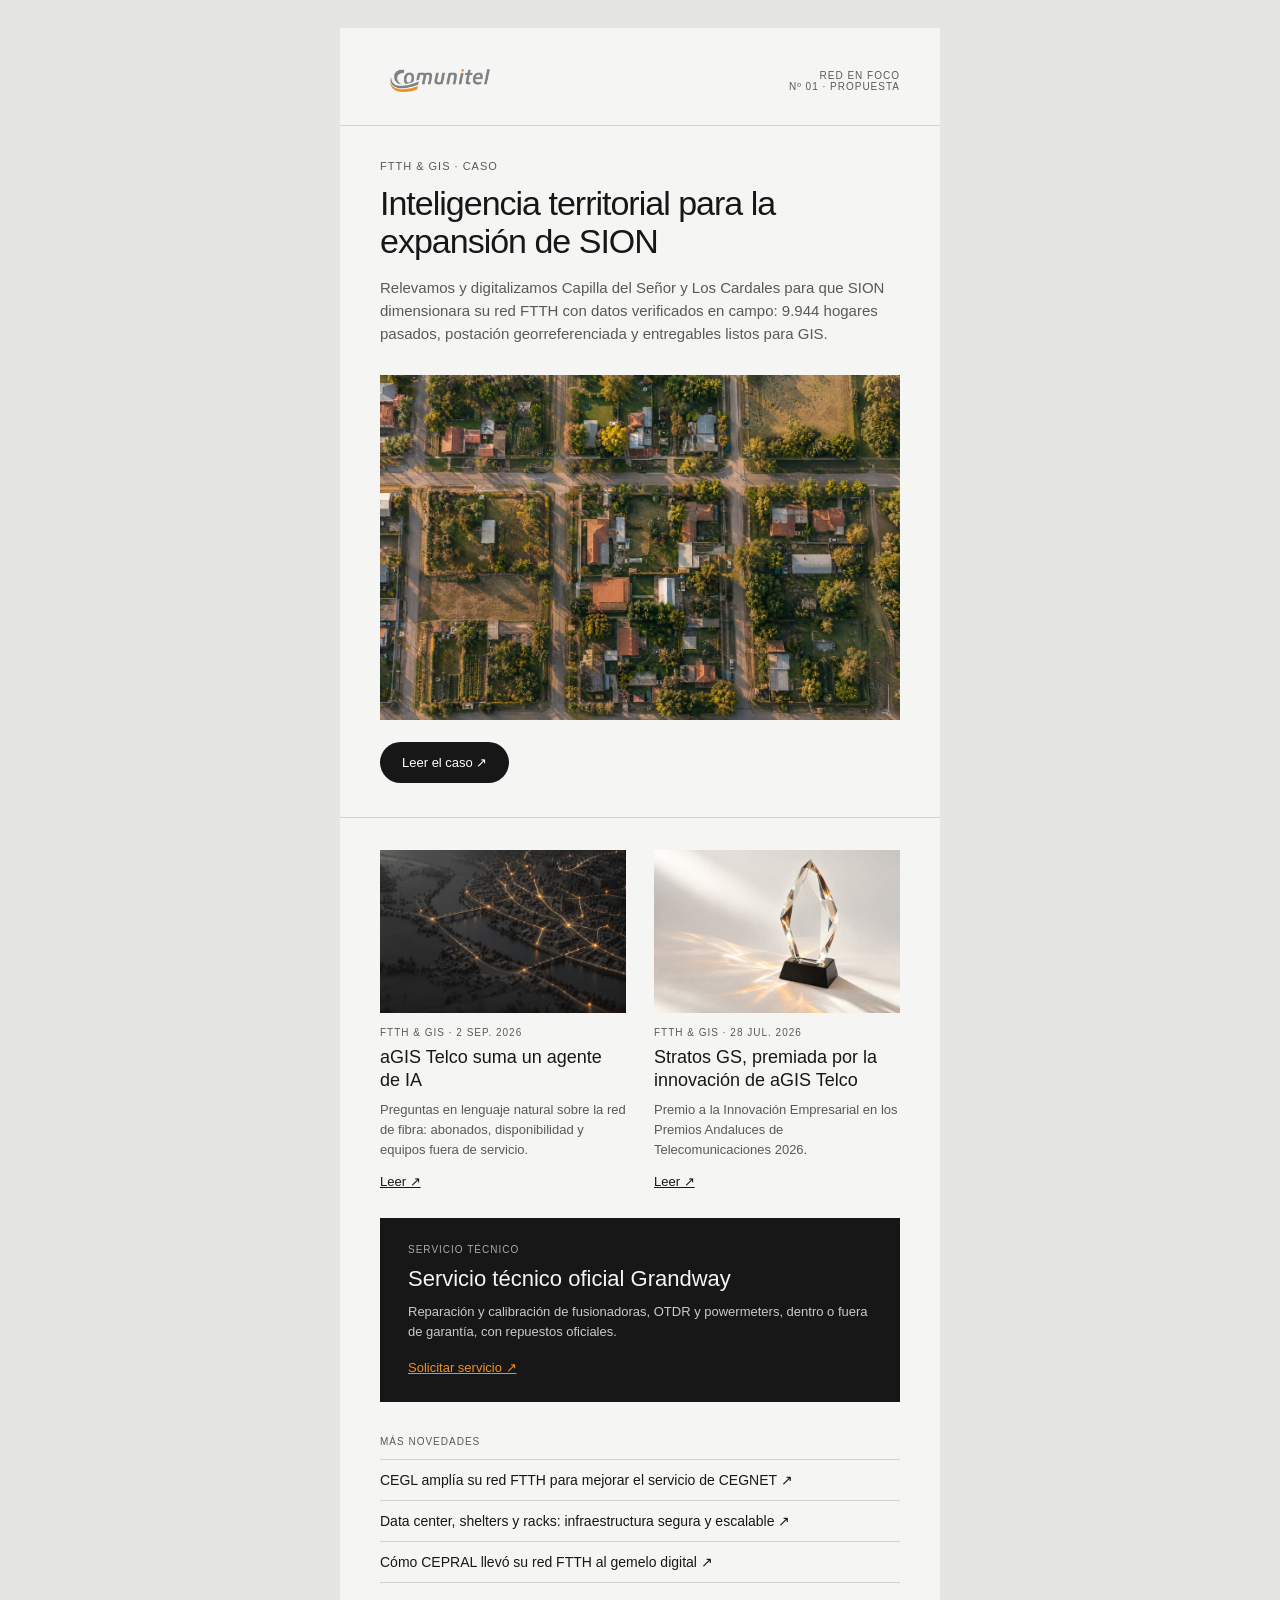
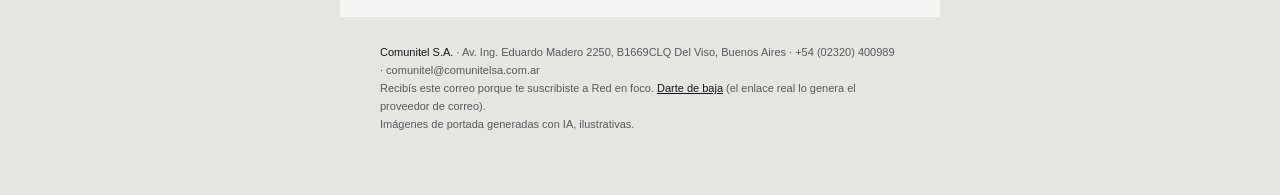
<file: newsletter-01.html>
<!doctype html>
<html lang="es-AR">
<head>
  <meta charset="utf-8">
  <meta name="viewport" content="width=device-width, initial-scale=1">
  <meta name="robots" content="noindex, nofollow">
  <meta name="color-scheme" content="light">
  <title>Red en foco · Nº 01 — Comunitel</title>
  <style>
    body{margin:0;padding:0;background:#e5e6e1}
    a{color:#171717}
    @media (max-width:620px){.wrap{width:100%!important}.pad{padding-left:22px!important;padding-right:22px!important}.col{display:block!important;width:100%!important;padding:0 0 26px!important}.hero-title{font-size:28px!important;line-height:32px!important}}
  </style>
</head>
<body>
  <!-- Plantilla de la edición Nº 01 (propuesta V6, docs/22). En un envío real las rutas de imagen pasan a URLs absolutas del sitio publicado y el enlace de baja lo genera el proveedor de correo. -->
  <div style="display:none;max-height:0;overflow:hidden">Inteligencia territorial para la expansión de SION, IA aplicada a redes FTTH y el servicio técnico oficial Grandway.</div>
  <table role="presentation" width="100%" cellpadding="0" cellspacing="0" border="0" style="background:#e5e6e1">
    <tr><td align="center" style="padding:28px 12px">
      <table role="presentation" class="wrap" width="600" cellpadding="0" cellspacing="0" border="0" style="width:600px;background:#f5f5f3;font-family:'Helvetica Neue',Helvetica,Arial,sans-serif;color:#171717">
        <tr><td class="pad" style="padding:30px 40px 22px;border-bottom:1px solid #d2d3ce">
          <table role="presentation" width="100%" cellpadding="0" cellspacing="0" border="0"><tr>
            <td><img src="assets/comunitel-logo.png" width="120" height="45" alt="Comunitel" style="display:block;border:0"></td>
            <td align="right" style="font-size:10px;letter-spacing:1px;color:#595959">RED EN FOCO<br>Nº 01 · PROPUESTA</td>
          </tr></table>
        </td></tr>
        <tr><td class="pad" style="padding:34px 40px 8px">
          <p style="margin:0 0 12px;font-size:11px;letter-spacing:1px;color:#595959">FTTH &amp; GIS · CASO</p>
          <h1 class="hero-title" style="margin:0 0 16px;font-size:34px;line-height:38px;font-weight:400;letter-spacing:-1px">Inteligencia territorial para la expansión de SION</h1>
          <p style="margin:0 0 22px;font-size:15px;line-height:23px;color:#595959">Relevamos y digitalizamos Capilla del Señor y Los Cardales para que SION dimensionara su red FTTH con datos verificados en campo: 9.944 hogares pasados, postación georreferenciada y entregables listos para GIS.</p>
        </td></tr>
        <tr><td style="padding:0 40px" class="pad"><a href="https://comunitel.com.ar/inteligencia-territorial-para-la-expansion-de-sion/"><img src="assets/v6-nov-sion.jpg" width="520" alt="Vista aérea de un pueblo con calles en cuadrícula al atardecer" style="display:block;width:100%;max-width:520px;height:auto;border:0"></a></td></tr>
        <tr><td class="pad" style="padding:22px 40px 34px;border-bottom:1px solid #d2d3ce">
          <a href="https://comunitel.com.ar/inteligencia-territorial-para-la-expansion-de-sion/" style="display:inline-block;background:#171717;color:#ffffff;text-decoration:none;font-size:13px;padding:13px 22px;border-radius:24px">Leer el caso &#8599;</a>
        </td></tr>
        <tr><td class="pad" style="padding:32px 40px 6px">
          <table role="presentation" width="100%" cellpadding="0" cellspacing="0" border="0"><tr>
            <td class="col" width="50%" valign="top" style="padding-right:14px">
              <img src="assets/v6-nov-agis-small.jpg" width="250" alt="Maqueta de ciudad con líneas de fibra iluminadas" style="display:block;width:100%;height:auto;border:0">
              <p style="margin:14px 0 8px;font-size:10px;letter-spacing:1px;color:#595959">FTTH &amp; GIS · 2 SEP. 2026</p>
              <p style="margin:0 0 8px;font-size:18px;line-height:23px">aGIS Telco suma un agente de IA</p>
              <p style="margin:0 0 12px;font-size:13px;line-height:20px;color:#595959">Preguntas en lenguaje natural sobre la red de fibra: abonados, disponibilidad y equipos fuera de servicio.</p>
              <a href="https://comunitel.com.ar/agis-telco-suma-un-agente-de-ia/" style="font-size:13px">Leer &#8599;</a>
            </td>
            <td class="col" width="50%" valign="top" style="padding-left:14px">
              <img src="assets/v6-nov-stratos-small.jpg" width="250" alt="Premio de cristal con reflejos naranja" style="display:block;width:100%;height:auto;border:0">
              <p style="margin:14px 0 8px;font-size:10px;letter-spacing:1px;color:#595959">FTTH &amp; GIS · 28 JUL. 2026</p>
              <p style="margin:0 0 8px;font-size:18px;line-height:23px">Stratos GS, premiada por la innovación de aGIS Telco</p>
              <p style="margin:0 0 12px;font-size:13px;line-height:20px;color:#595959">Premio a la Innovación Empresarial en los Premios Andaluces de Telecomunicaciones 2026.</p>
              <a href="https://comunitel.com.ar/stratos-gs-premiada-por-la-innovacion-de-agis-telco/" style="font-size:13px">Leer &#8599;</a>
            </td>
          </tr></table>
        </td></tr>
        <tr><td class="pad" style="padding:22px 40px">
          <table role="presentation" width="100%" cellpadding="0" cellspacing="0" border="0" style="background:#171717;color:#f5f5f3"><tr><td style="padding:26px 28px">
            <p style="margin:0 0 10px;font-size:10px;letter-spacing:1px;color:#a9aca4">SERVICIO TÉCNICO</p>
            <p style="margin:0 0 10px;font-size:22px;line-height:27px">Servicio técnico oficial Grandway</p>
            <p style="margin:0 0 16px;font-size:13px;line-height:20px;color:#c9ccc5">Reparación y calibración de fusionadoras, OTDR y powermeters, dentro o fuera de garantía, con repuestos oficiales.</p>
            <a href="https://comunitel.com.ar/#capacitaciones" style="font-size:13px;color:#f08e26">Solicitar servicio &#8599;</a>
          </td></tr></table>
        </td></tr>
        <tr><td class="pad" style="padding:12px 40px 34px">
          <p style="margin:0 0 12px;font-size:10px;letter-spacing:1px;color:#595959">MÁS NOVEDADES</p>
          <p style="margin:0;padding:12px 0;border-top:1px solid #d2d3ce;font-size:14px"><a href="https://comunitel.com.ar/cegl-amplia-su-red-ftth-para-mejorar-el-servicio-de-cegnet/" style="text-decoration:none">CEGL amplía su red FTTH para mejorar el servicio de CEGNET &#8599;</a></p>
          <p style="margin:0;padding:12px 0;border-top:1px solid #d2d3ce;font-size:14px"><a href="https://comunitel.com.ar/data-center-shelters-y-racks-infraestructura-segura-y-escalable-para-entornos-tecnologicos/" style="text-decoration:none">Data center, shelters y racks: infraestructura segura y escalable &#8599;</a></p>
          <p style="margin:0;padding:12px 0;border-top:1px solid #d2d3ce;border-bottom:1px solid #d2d3ce;font-size:14px"><a href="https://comunitel.com.ar/de-la-memoria-al-gemelo-digital-como-cepral-transformo-la-gestion-de-su-red-ftth-con-agistelco/" style="text-decoration:none">Cómo CEPRAL llevó su red FTTH al gemelo digital &#8599;</a></p>
        </td></tr>
        <tr><td class="pad" style="padding:26px 40px 34px;background:#e5e6e1;font-size:11px;line-height:18px;color:#595959">
          <strong style="color:#171717;font-weight:500">Comunitel S.A.</strong> · Av. Ing. Eduardo Madero 2250, B1669CLQ Del Viso, Buenos Aires · +54 (02320) 400989 · comunitel@comunitelsa.com.ar<br>
          Recibís este correo porque te suscribiste a Red en foco. <a href="#baja">Darte de baja</a> (el enlace real lo genera el proveedor de correo).<br>
          Imágenes de portada generadas con IA, ilustrativas.
        </td></tr>
      </table>
    </td></tr>
  </table>
</body>
</html>
</file>
